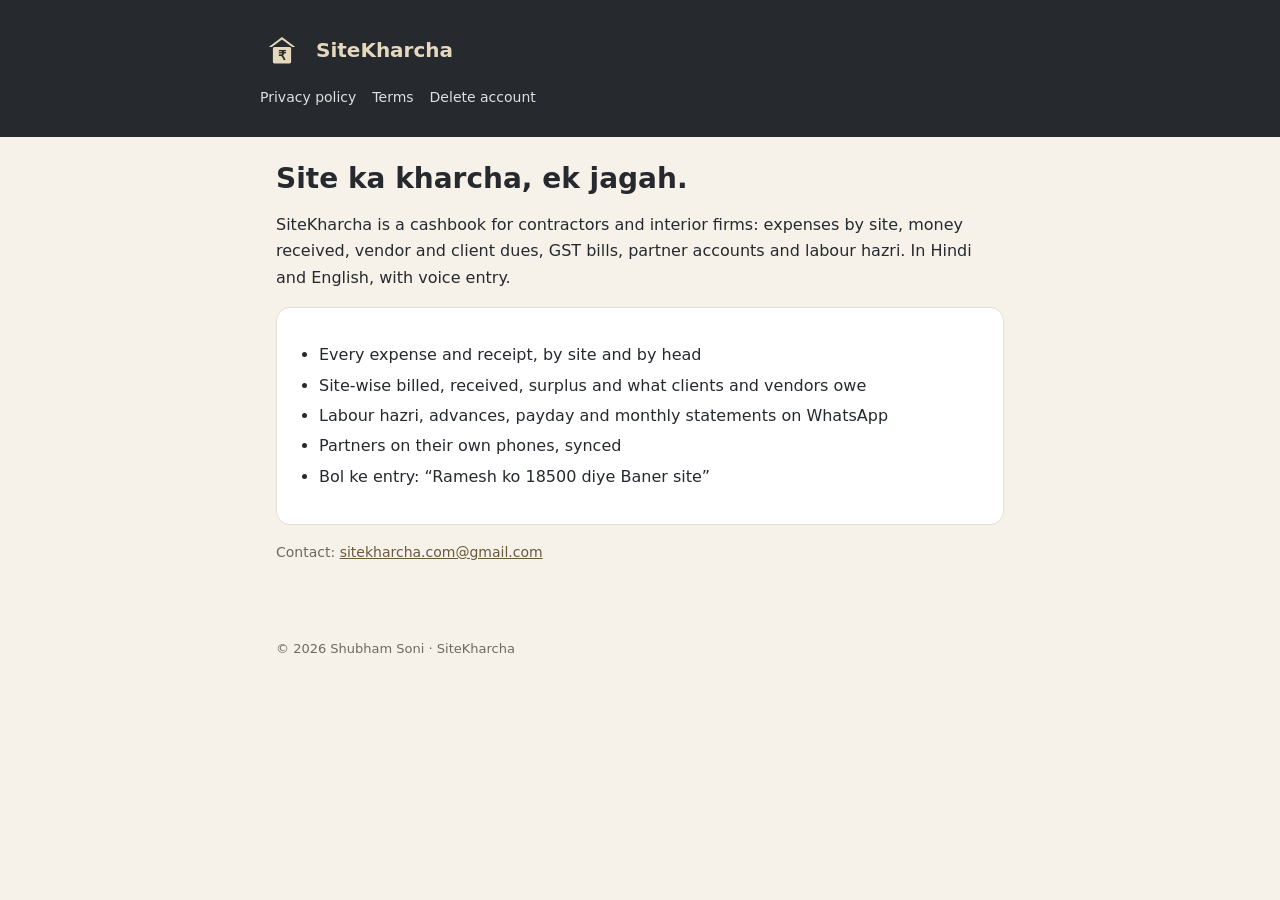
<file: index.html>
<!doctype html>
<html lang="en"><head><meta charset="utf-8"><meta name="viewport" content="width=device-width,initial-scale=1">
<meta http-equiv="Content-Security-Policy" content="default-src 'self'; img-src 'self' data:; style-src 'self'; script-src 'none'; base-uri 'none'; form-action 'none'">
<meta name="referrer" content="no-referrer">
<title>SiteKharcha</title><meta name="description" content="Site and office expenses, profit and labour hazri for contractors. Hindi and English, voice entry."><link rel="icon" href="icon.svg"><link rel="stylesheet" href="style.css"></head>
<body>
<header><div class="w"><a href="index.html"><img src="icon.svg" alt="">SiteKharcha</a>
<nav><a href="privacy.html">Privacy policy</a><a href="terms.html">Terms</a><a href="delete-account.html">Delete account</a></nav></div></header>
<main>
<h1>Site ka kharcha, ek jagah.</h1>
<p>SiteKharcha is a cashbook for contractors and interior firms: expenses by site, money received, vendor and client dues, GST bills, partner accounts and labour hazri. In Hindi and English, with voice entry.</p>
<div class="card">
<ul>
<li>Every expense and receipt, by site and by head</li>
<li>Site-wise billed, received, surplus and what clients and vendors owe</li>
<li>Labour hazri, advances, payday and monthly statements on WhatsApp</li>
<li>Partners on their own phones, synced</li>
<li>Bol ke entry: “Ramesh ko 18500 diye Baner site”</li>
</ul></div>
<p class="mute">Contact: <a href="mailto:sitekharcha.com@gmail.com">sitekharcha.com@gmail.com</a></p>
</main>
<footer>© 2026 Shubham Soni · SiteKharcha</footer>
</body></html>
</file>
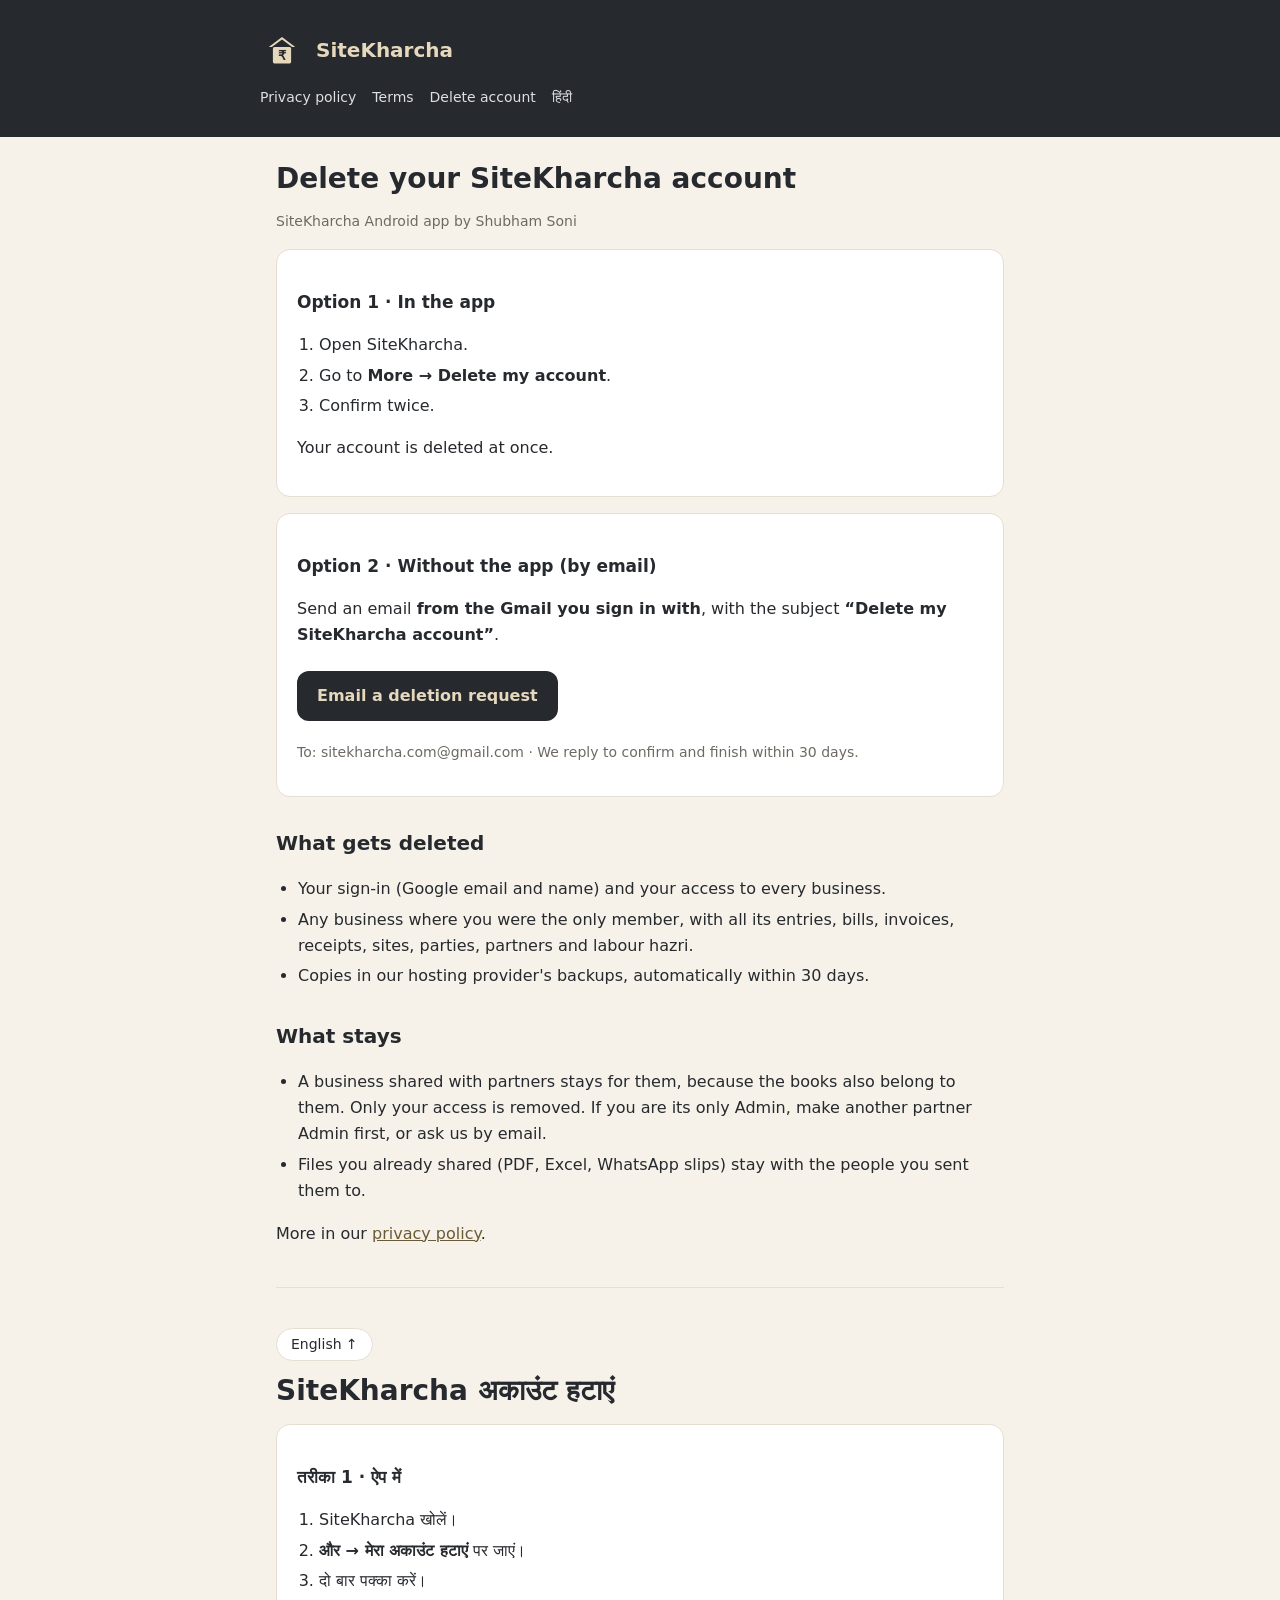
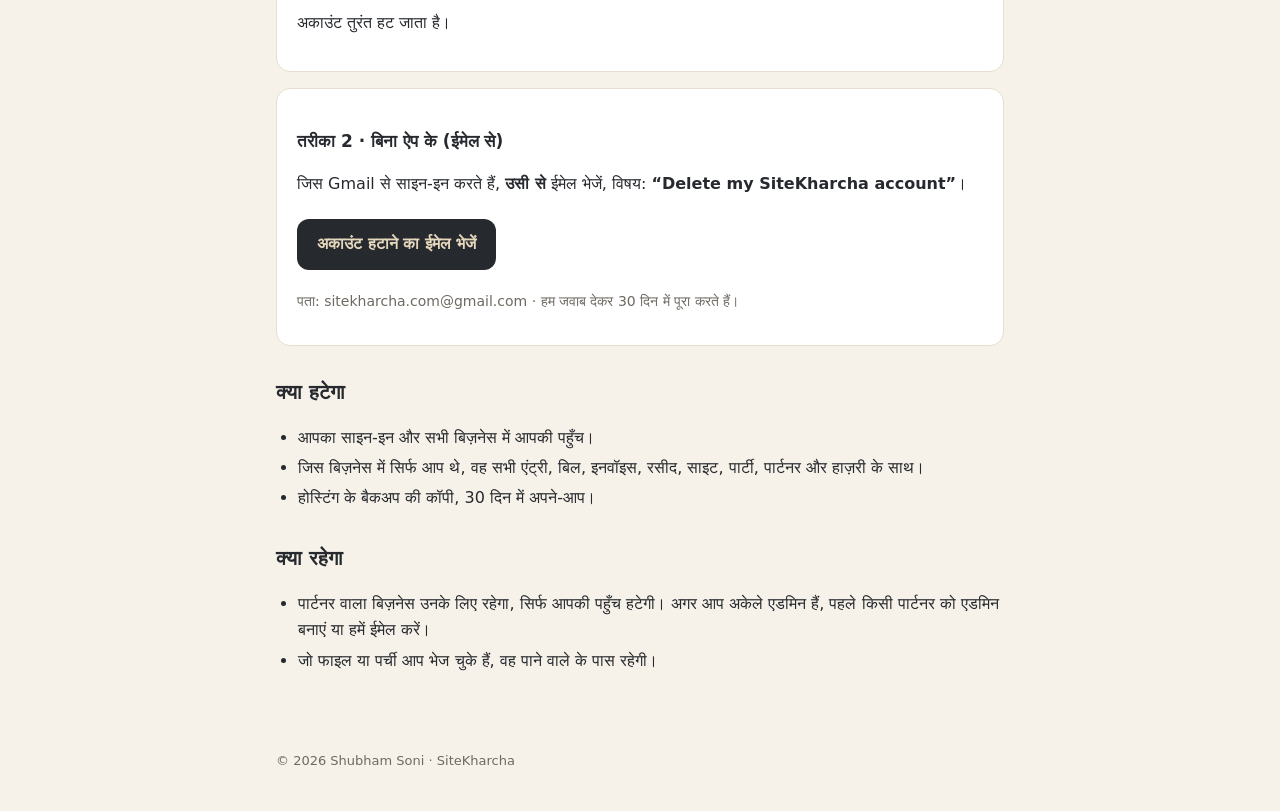
<file: delete-account.html>
<!doctype html>
<html lang="en"><head><meta charset="utf-8"><meta name="viewport" content="width=device-width,initial-scale=1">
<meta http-equiv="Content-Security-Policy" content="default-src 'self'; img-src 'self' data:; style-src 'self'; script-src 'none'; base-uri 'none'; form-action 'none'">
<meta name="referrer" content="no-referrer">
<title>Delete your SiteKharcha account</title><link rel="icon" href="icon.svg"><link rel="stylesheet" href="style.css"></head>
<body>
<header><div class="w"><a href="index.html"><img src="icon.svg" alt="">SiteKharcha</a>
<nav><a href="privacy.html">Privacy policy</a><a href="terms.html">Terms</a><a href="delete-account.html">Delete account</a><a href="#hindi">हिंदी</a></nav></div></header>
<main>
<h1>Delete your SiteKharcha account</h1>
<p class="mute">SiteKharcha Android app by Shubham Soni</p>

<div class="card">
<h3>Option 1 · In the app</h3>
<ol><li>Open SiteKharcha.</li><li>Go to <b>More → Delete my account</b>.</li><li>Confirm twice.</li></ol>
<p>Your account is deleted at once.</p>
</div>

<div class="card">
<h3>Option 2 · Without the app (by email)</h3>
<p>Send an email <b>from the Gmail you sign in with</b>, with the subject <b>“Delete my SiteKharcha account”</b>.</p>
<a class="btn" href="mailto:sitekharcha.com@gmail.com?subject=Delete%20my%20SiteKharcha%20account&body=Please%20delete%20my%20SiteKharcha%20account%20and%20data.">Email a deletion request</a>
<p class="mute">To: sitekharcha.com@gmail.com · We reply to confirm and finish within 30 days.</p>
</div>

<h2>What gets deleted</h2>
<ul>
<li>Your sign-in (Google email and name) and your access to every business.</li>
<li>Any business where you were the only member, with all its entries, bills, invoices, receipts, sites, parties, partners and labour hazri.</li>
<li>Copies in our hosting provider's backups, automatically within 30 days.</li>
</ul>
<h2>What stays</h2>
<ul>
<li>A business shared with partners stays for them, because the books also belong to them. Only your access is removed. If you are its only Admin, make another partner Admin first, or ask us by email.</li>
<li>Files you already shared (PDF, Excel, WhatsApp slips) stay with the people you sent them to.</li>
</ul>
<p>More in our <a href="privacy.html#deletion">privacy policy</a>.</p>

<hr id="hindi">
<a class="lang" href="#">English ↑</a>
<h1>SiteKharcha अकाउंट हटाएं</h1>
<div class="card"><h3>तरीका 1 · ऐप में</h3><ol><li>SiteKharcha खोलें।</li><li><b>और → मेरा अकाउंट हटाएं</b> पर जाएं।</li><li>दो बार पक्का करें।</li></ol><p>अकाउंट तुरंत हट जाता है।</p></div>
<div class="card"><h3>तरीका 2 · बिना ऐप के (ईमेल से)</h3><p>जिस Gmail से साइन-इन करते हैं, <b>उसी से</b> ईमेल भेजें, विषय: <b>“Delete my SiteKharcha account”</b>।</p>
<a class="btn" href="mailto:sitekharcha.com@gmail.com?subject=Delete%20my%20SiteKharcha%20account&body=Please%20delete%20my%20SiteKharcha%20account%20and%20data.">अकाउंट हटाने का ईमेल भेजें</a>
<p class="mute">पता: sitekharcha.com@gmail.com · हम जवाब देकर 30 दिन में पूरा करते हैं।</p></div>
<h2>क्या हटेगा</h2><ul><li>आपका साइन-इन और सभी बिज़नेस में आपकी पहुँच।</li><li>जिस बिज़नेस में सिर्फ आप थे, वह सभी एंट्री, बिल, इनवॉइस, रसीद, साइट, पार्टी, पार्टनर और हाज़री के साथ।</li><li>होस्टिंग के बैकअप की कॉपी, 30 दिन में अपने-आप।</li></ul>
<h2>क्या रहेगा</h2><ul><li>पार्टनर वाला बिज़नेस उनके लिए रहेगा, सिर्फ आपकी पहुँच हटेगी। अगर आप अकेले एडमिन हैं, पहले किसी पार्टनर को एडमिन बनाएं या हमें ईमेल करें।</li><li>जो फाइल या पर्ची आप भेज चुके हैं, वह पाने वाले के पास रहेगी।</li></ul>
</main>
<footer>© 2026 Shubham Soni · SiteKharcha</footer>
</body></html>
</file>
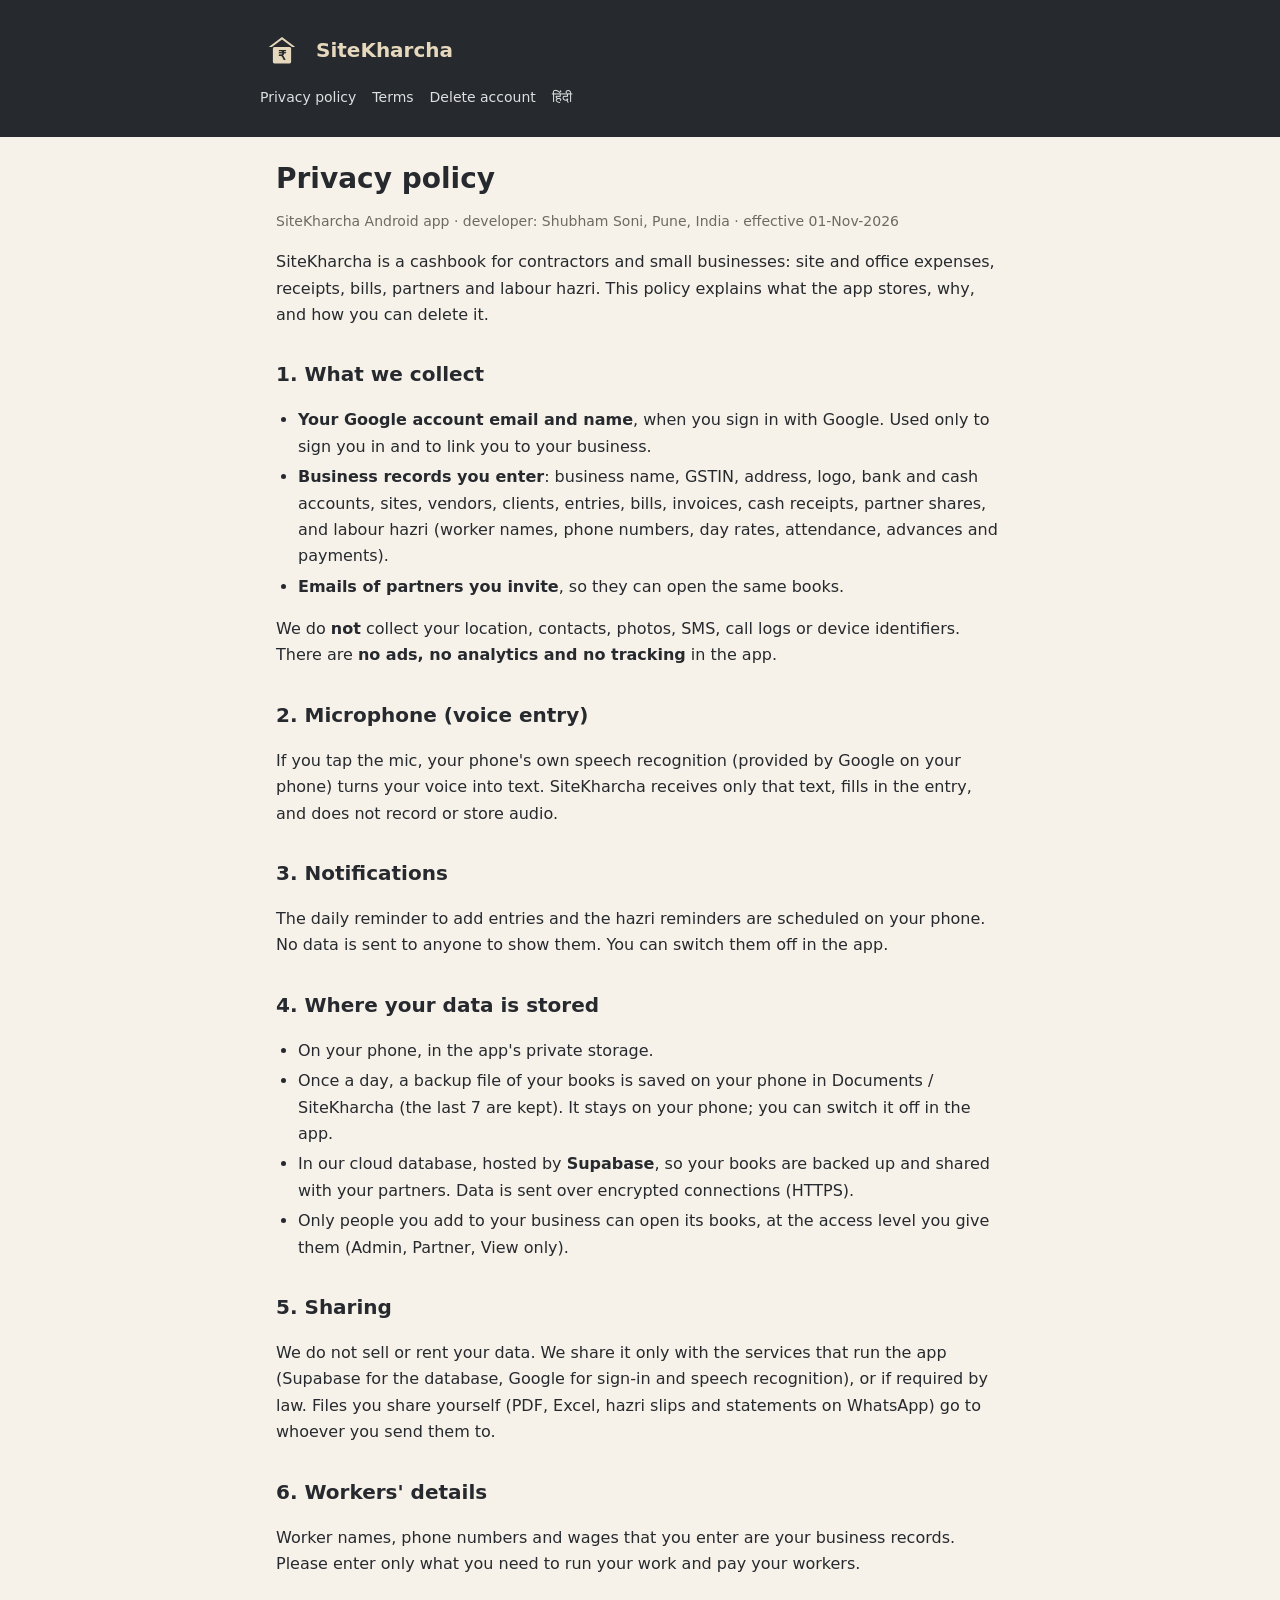
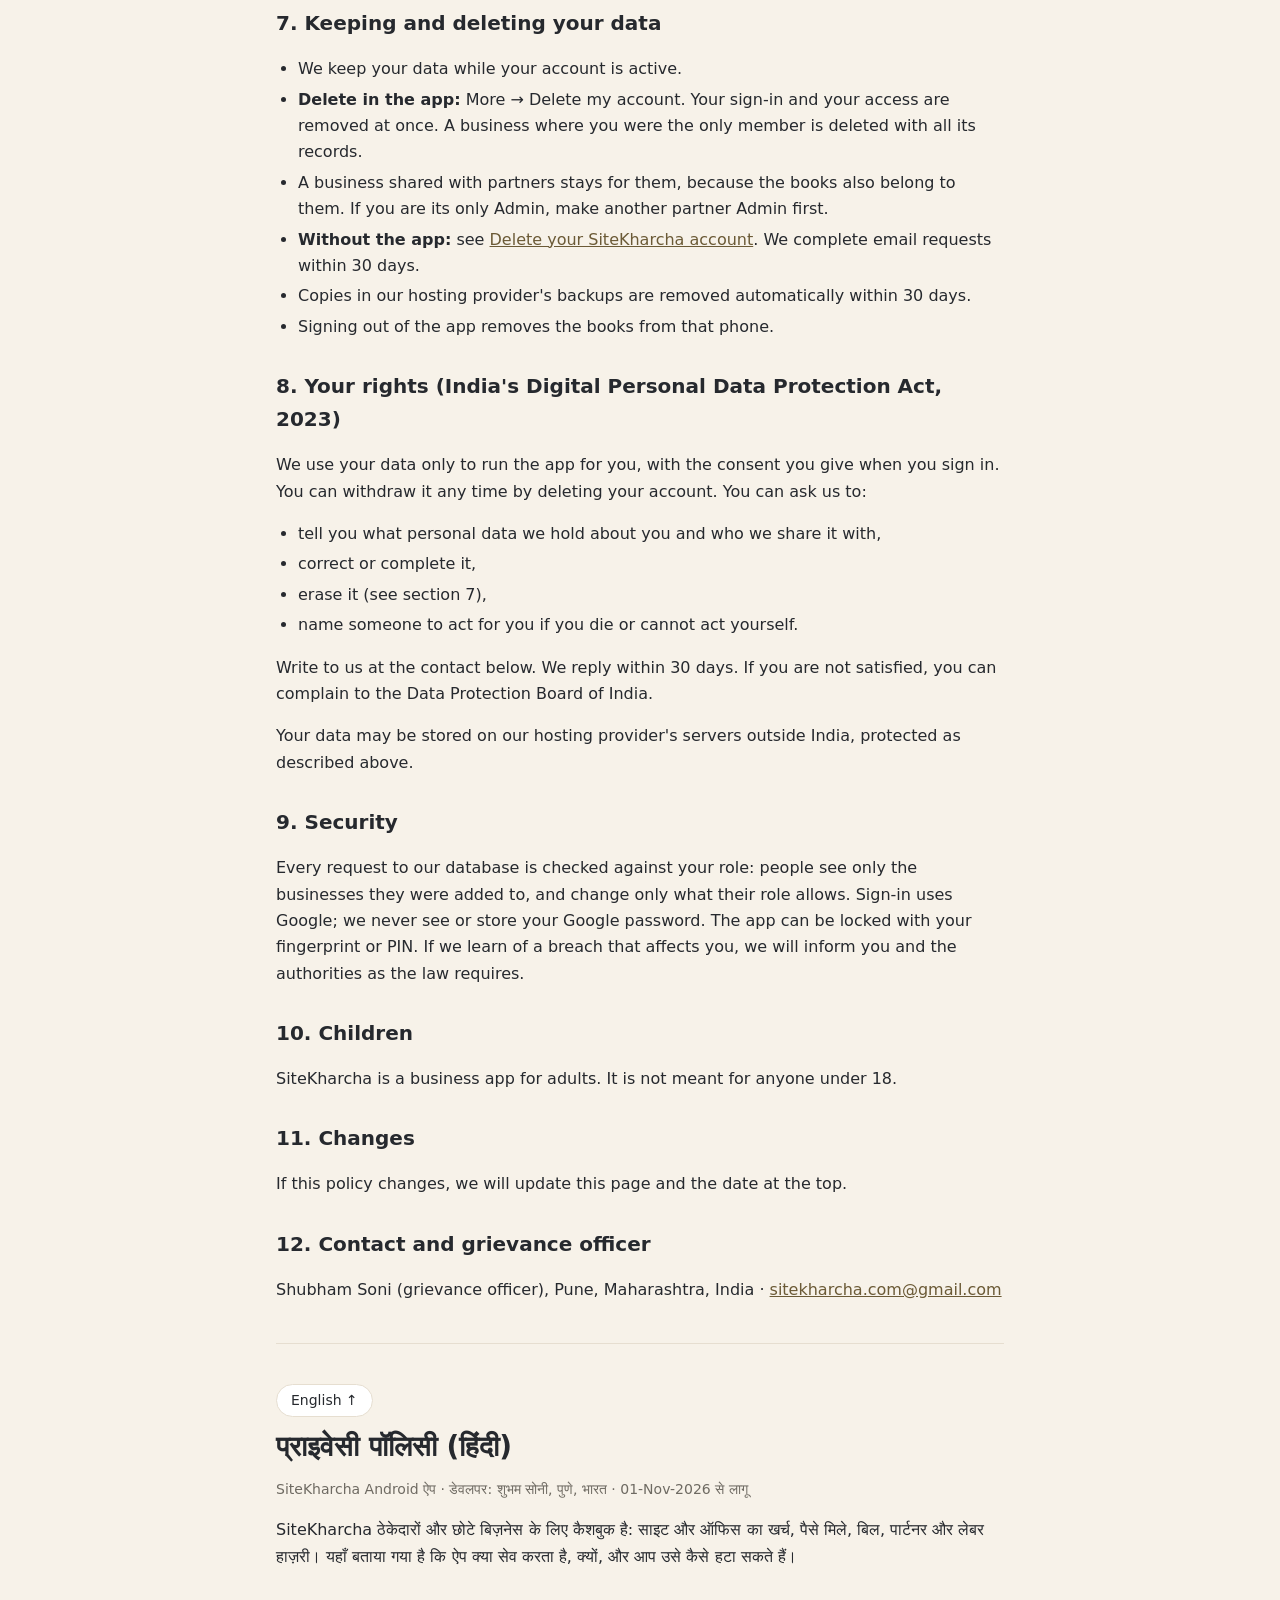
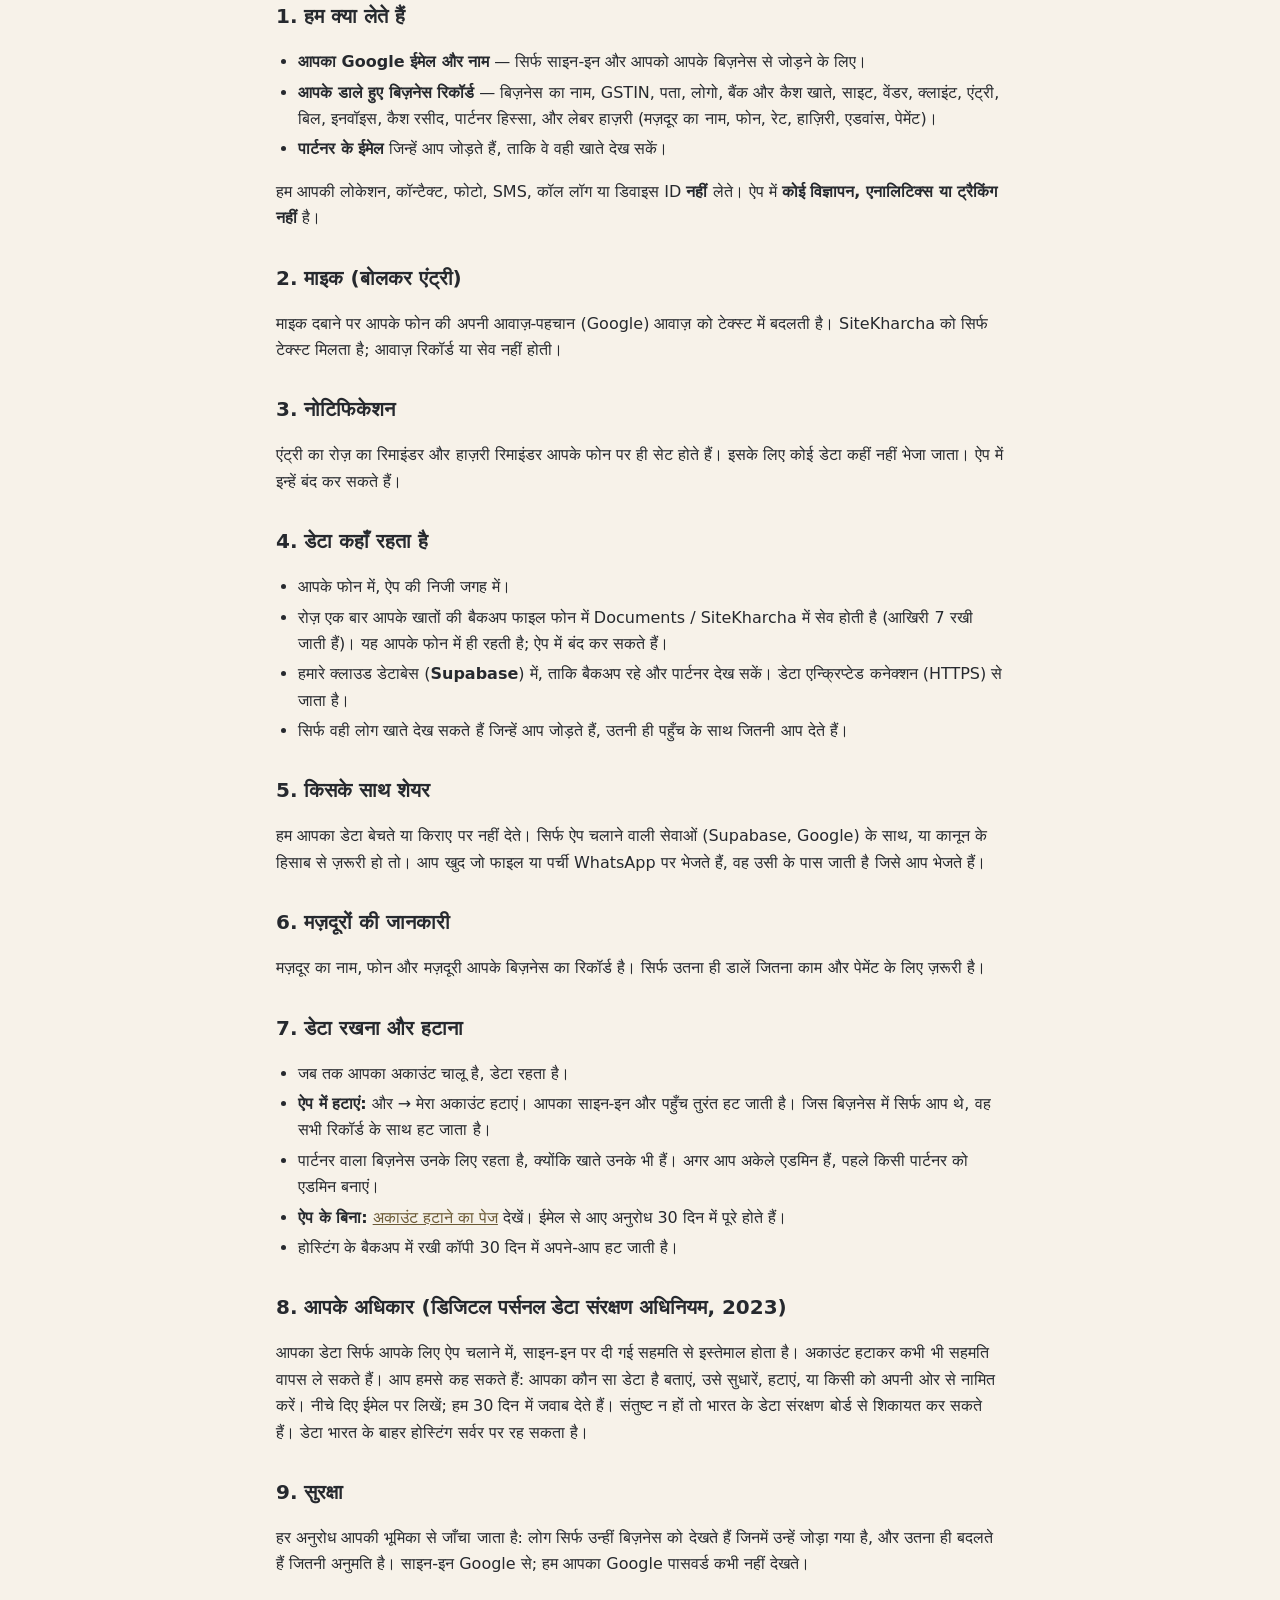
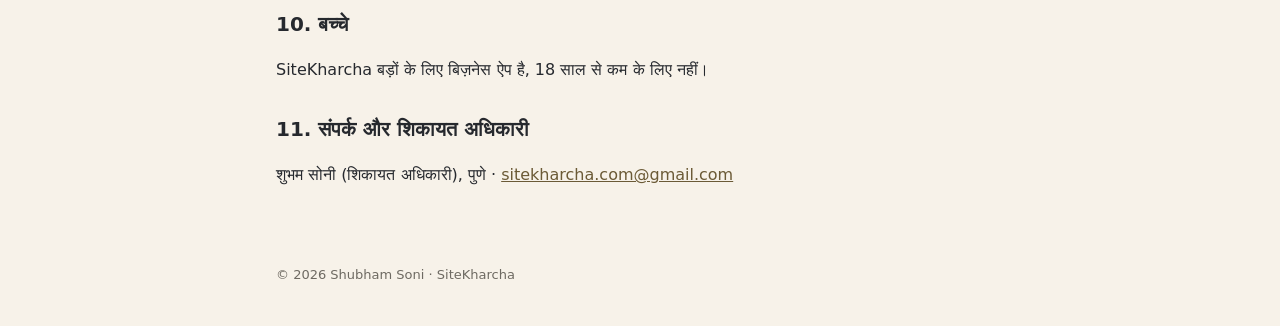
<file: privacy.html>
<!doctype html>
<html lang="en"><head><meta charset="utf-8"><meta name="viewport" content="width=device-width,initial-scale=1">
<meta http-equiv="Content-Security-Policy" content="default-src 'self'; img-src 'self' data:; style-src 'self'; script-src 'none'; base-uri 'none'; form-action 'none'">
<meta name="referrer" content="no-referrer">
<title>SiteKharcha privacy policy</title><link rel="icon" href="icon.svg"><link rel="stylesheet" href="style.css"></head>
<body>
<header><div class="w"><a href="index.html"><img src="icon.svg" alt="">SiteKharcha</a>
<nav><a href="privacy.html">Privacy policy</a><a href="terms.html">Terms</a><a href="delete-account.html">Delete account</a><a href="#hindi">हिंदी</a></nav></div></header>
<main>
<h1>Privacy policy</h1>
<p class="mute">SiteKharcha Android app · developer: Shubham Soni, Pune, India · effective 01-Nov-2026</p>

<p>SiteKharcha is a cashbook for contractors and small businesses: site and office expenses, receipts, bills, partners and labour hazri. This policy explains what the app stores, why, and how you can delete it.</p>

<h2>1. What we collect</h2>
<ul>
<li><b>Your Google account email and name</b>, when you sign in with Google. Used only to sign you in and to link you to your business.</li>
<li><b>Business records you enter</b>: business name, GSTIN, address, logo, bank and cash accounts, sites, vendors, clients, entries, bills, invoices, cash receipts, partner shares, and labour hazri (worker names, phone numbers, day rates, attendance, advances and payments).</li>
<li><b>Emails of partners you invite</b>, so they can open the same books.</li>
</ul>
<p>We do <b>not</b> collect your location, contacts, photos, SMS, call logs or device identifiers. There are <b>no ads, no analytics and no tracking</b> in the app.</p>

<h2>2. Microphone (voice entry)</h2>
<p>If you tap the mic, your phone's own speech recognition (provided by Google on your phone) turns your voice into text. SiteKharcha receives only that text, fills in the entry, and does not record or store audio.</p>

<h2>3. Notifications</h2>
<p>The daily reminder to add entries and the hazri reminders are scheduled on your phone. No data is sent to anyone to show them. You can switch them off in the app.</p>

<h2>4. Where your data is stored</h2>
<ul>
<li>On your phone, in the app's private storage.</li>
<li>Once a day, a backup file of your books is saved on your phone in Documents / SiteKharcha (the last 7 are kept). It stays on your phone; you can switch it off in the app.</li>
<li>In our cloud database, hosted by <b>Supabase</b>, so your books are backed up and shared with your partners. Data is sent over encrypted connections (HTTPS).</li>
<li>Only people you add to your business can open its books, at the access level you give them (Admin, Partner, View only).</li>
</ul>

<h2>5. Sharing</h2>
<p>We do not sell or rent your data. We share it only with the services that run the app (Supabase for the database, Google for sign-in and speech recognition), or if required by law. Files you share yourself (PDF, Excel, hazri slips and statements on WhatsApp) go to whoever you send them to.</p>

<h2>6. Workers' details</h2>
<p>Worker names, phone numbers and wages that you enter are your business records. Please enter only what you need to run your work and pay your workers.</p>

<h2 id="deletion">7. Keeping and deleting your data</h2>
<ul>
<li>We keep your data while your account is active.</li>
<li><b>Delete in the app:</b> More → Delete my account. Your sign-in and your access are removed at once. A business where you were the only member is deleted with all its records.</li>
<li>A business shared with partners stays for them, because the books also belong to them. If you are its only Admin, make another partner Admin first.</li>
<li><b>Without the app:</b> see <a href="delete-account.html">Delete your SiteKharcha account</a>. We complete email requests within 30 days.</li>
<li>Copies in our hosting provider's backups are removed automatically within 30 days.</li>
<li>Signing out of the app removes the books from that phone.</li>
</ul>

<h2>8. Your rights (India's Digital Personal Data Protection Act, 2023)</h2>
<p>We use your data only to run the app for you, with the consent you give when you sign in. You can withdraw it any time by deleting your account. You can ask us to:</p>
<ul><li>tell you what personal data we hold about you and who we share it with,</li><li>correct or complete it,</li><li>erase it (see section 7),</li><li>name someone to act for you if you die or cannot act yourself.</li></ul>
<p>Write to us at the contact below. We reply within 30 days. If you are not satisfied, you can complain to the Data Protection Board of India.</p>
<p>Your data may be stored on our hosting provider's servers outside India, protected as described above.</p>

<h2>9. Security</h2>
<p>Every request to our database is checked against your role: people see only the businesses they were added to, and change only what their role allows. Sign-in uses Google; we never see or store your Google password. The app can be locked with your fingerprint or PIN. If we learn of a breach that affects you, we will inform you and the authorities as the law requires.</p>

<h2>10. Children</h2>
<p>SiteKharcha is a business app for adults. It is not meant for anyone under 18.</p>

<h2>11. Changes</h2>
<p>If this policy changes, we will update this page and the date at the top.</p>

<h2>12. Contact and grievance officer</h2>
<p>Shubham Soni (grievance officer), Pune, Maharashtra, India · <a href="mailto:sitekharcha.com@gmail.com">sitekharcha.com@gmail.com</a></p>

<hr id="hindi">
<a class="lang" href="#">English ↑</a>
<h1>प्राइवेसी पॉलिसी (हिंदी)</h1>
<p class="mute">SiteKharcha Android ऐप · डेवलपर: शुभम सोनी, पुणे, भारत · 01-Nov-2026 से लागू</p>
<p>SiteKharcha ठेकेदारों और छोटे बिज़नेस के लिए कैशबुक है: साइट और ऑफिस का खर्च, पैसे मिले, बिल, पार्टनर और लेबर हाज़री। यहाँ बताया गया है कि ऐप क्या सेव करता है, क्यों, और आप उसे कैसे हटा सकते हैं।</p>
<h2>1. हम क्या लेते हैं</h2>
<ul>
<li><b>आपका Google ईमेल और नाम</b> — सिर्फ साइन-इन और आपको आपके बिज़नेस से जोड़ने के लिए।</li>
<li><b>आपके डाले हुए बिज़नेस रिकॉर्ड</b> — बिज़नेस का नाम, GSTIN, पता, लोगो, बैंक और कैश खाते, साइट, वेंडर, क्लाइंट, एंट्री, बिल, इनवॉइस, कैश रसीद, पार्टनर हिस्सा, और लेबर हाज़री (मज़दूर का नाम, फोन, रेट, हाज़िरी, एडवांस, पेमेंट)।</li>
<li><b>पार्टनर के ईमेल</b> जिन्हें आप जोड़ते हैं, ताकि वे वही खाते देख सकें।</li>
</ul>
<p>हम आपकी लोकेशन, कॉन्टैक्ट, फोटो, SMS, कॉल लॉग या डिवाइस ID <b>नहीं</b> लेते। ऐप में <b>कोई विज्ञापन, एनालिटिक्स या ट्रैकिंग नहीं</b> है।</p>
<h2>2. माइक (बोलकर एंट्री)</h2>
<p>माइक दबाने पर आपके फोन की अपनी आवाज़-पहचान (Google) आवाज़ को टेक्स्ट में बदलती है। SiteKharcha को सिर्फ टेक्स्ट मिलता है; आवाज़ रिकॉर्ड या सेव नहीं होती।</p>
<h2>3. नोटिफिकेशन</h2>
<p>एंट्री का रोज़ का रिमाइंडर और हाज़री रिमाइंडर आपके फोन पर ही सेट होते हैं। इसके लिए कोई डेटा कहीं नहीं भेजा जाता। ऐप में इन्हें बंद कर सकते हैं।</p>
<h2>4. डेटा कहाँ रहता है</h2>
<ul><li>आपके फोन में, ऐप की निजी जगह में।</li><li>रोज़ एक बार आपके खातों की बैकअप फाइल फोन में Documents / SiteKharcha में सेव होती है (आखिरी 7 रखी जाती हैं)। यह आपके फोन में ही रहती है; ऐप में बंद कर सकते हैं।</li><li>हमारे क्लाउड डेटाबेस (<b>Supabase</b>) में, ताकि बैकअप रहे और पार्टनर देख सकें। डेटा एन्क्रिप्टेड कनेक्शन (HTTPS) से जाता है।</li><li>सिर्फ वही लोग खाते देख सकते हैं जिन्हें आप जोड़ते हैं, उतनी ही पहुँच के साथ जितनी आप देते हैं।</li></ul>
<h2>5. किसके साथ शेयर</h2>
<p>हम आपका डेटा बेचते या किराए पर नहीं देते। सिर्फ ऐप चलाने वाली सेवाओं (Supabase, Google) के साथ, या कानून के हिसाब से ज़रूरी हो तो। आप खुद जो फाइल या पर्ची WhatsApp पर भेजते हैं, वह उसी के पास जाती है जिसे आप भेजते हैं।</p>
<h2>6. मज़दूरों की जानकारी</h2>
<p>मज़दूर का नाम, फोन और मज़दूरी आपके बिज़नेस का रिकॉर्ड है। सिर्फ उतना ही डालें जितना काम और पेमेंट के लिए ज़रूरी है।</p>
<h2>7. डेटा रखना और हटाना</h2>
<ul>
<li>जब तक आपका अकाउंट चालू है, डेटा रहता है।</li>
<li><b>ऐप में हटाएं:</b> और → मेरा अकाउंट हटाएं। आपका साइन-इन और पहुँच तुरंत हट जाती है। जिस बिज़नेस में सिर्फ आप थे, वह सभी रिकॉर्ड के साथ हट जाता है।</li>
<li>पार्टनर वाला बिज़नेस उनके लिए रहता है, क्योंकि खाते उनके भी हैं। अगर आप अकेले एडमिन हैं, पहले किसी पार्टनर को एडमिन बनाएं।</li>
<li><b>ऐप के बिना:</b> <a href="delete-account.html">अकाउंट हटाने का पेज</a> देखें। ईमेल से आए अनुरोध 30 दिन में पूरे होते हैं।</li>
<li>होस्टिंग के बैकअप में रखी कॉपी 30 दिन में अपने-आप हट जाती है।</li>
</ul>
<h2>8. आपके अधिकार (डिजिटल पर्सनल डेटा संरक्षण अधिनियम, 2023)</h2>
<p>आपका डेटा सिर्फ आपके लिए ऐप चलाने में, साइन-इन पर दी गई सहमति से इस्तेमाल होता है। अकाउंट हटाकर कभी भी सहमति वापस ले सकते हैं। आप हमसे कह सकते हैं: आपका कौन सा डेटा है बताएं, उसे सुधारें, हटाएं, या किसी को अपनी ओर से नामित करें। नीचे दिए ईमेल पर लिखें; हम 30 दिन में जवाब देते हैं। संतुष्ट न हों तो भारत के डेटा संरक्षण बोर्ड से शिकायत कर सकते हैं। डेटा भारत के बाहर होस्टिंग सर्वर पर रह सकता है।</p>
<h2>9. सुरक्षा</h2><p>हर अनुरोध आपकी भूमिका से जाँचा जाता है: लोग सिर्फ उन्हीं बिज़नेस को देखते हैं जिनमें उन्हें जोड़ा गया है, और उतना ही बदलते हैं जितनी अनुमति है। साइन-इन Google से; हम आपका Google पासवर्ड कभी नहीं देखते।</p>
<h2>10. बच्चे</h2><p>SiteKharcha बड़ों के लिए बिज़नेस ऐप है, 18 साल से कम के लिए नहीं।</p>
<h2>11. संपर्क और शिकायत अधिकारी</h2><p>शुभम सोनी (शिकायत अधिकारी), पुणे · <a href="mailto:sitekharcha.com@gmail.com">sitekharcha.com@gmail.com</a></p>
</main>
<footer>© 2026 Shubham Soni · SiteKharcha</footer>
</body></html>
</file>
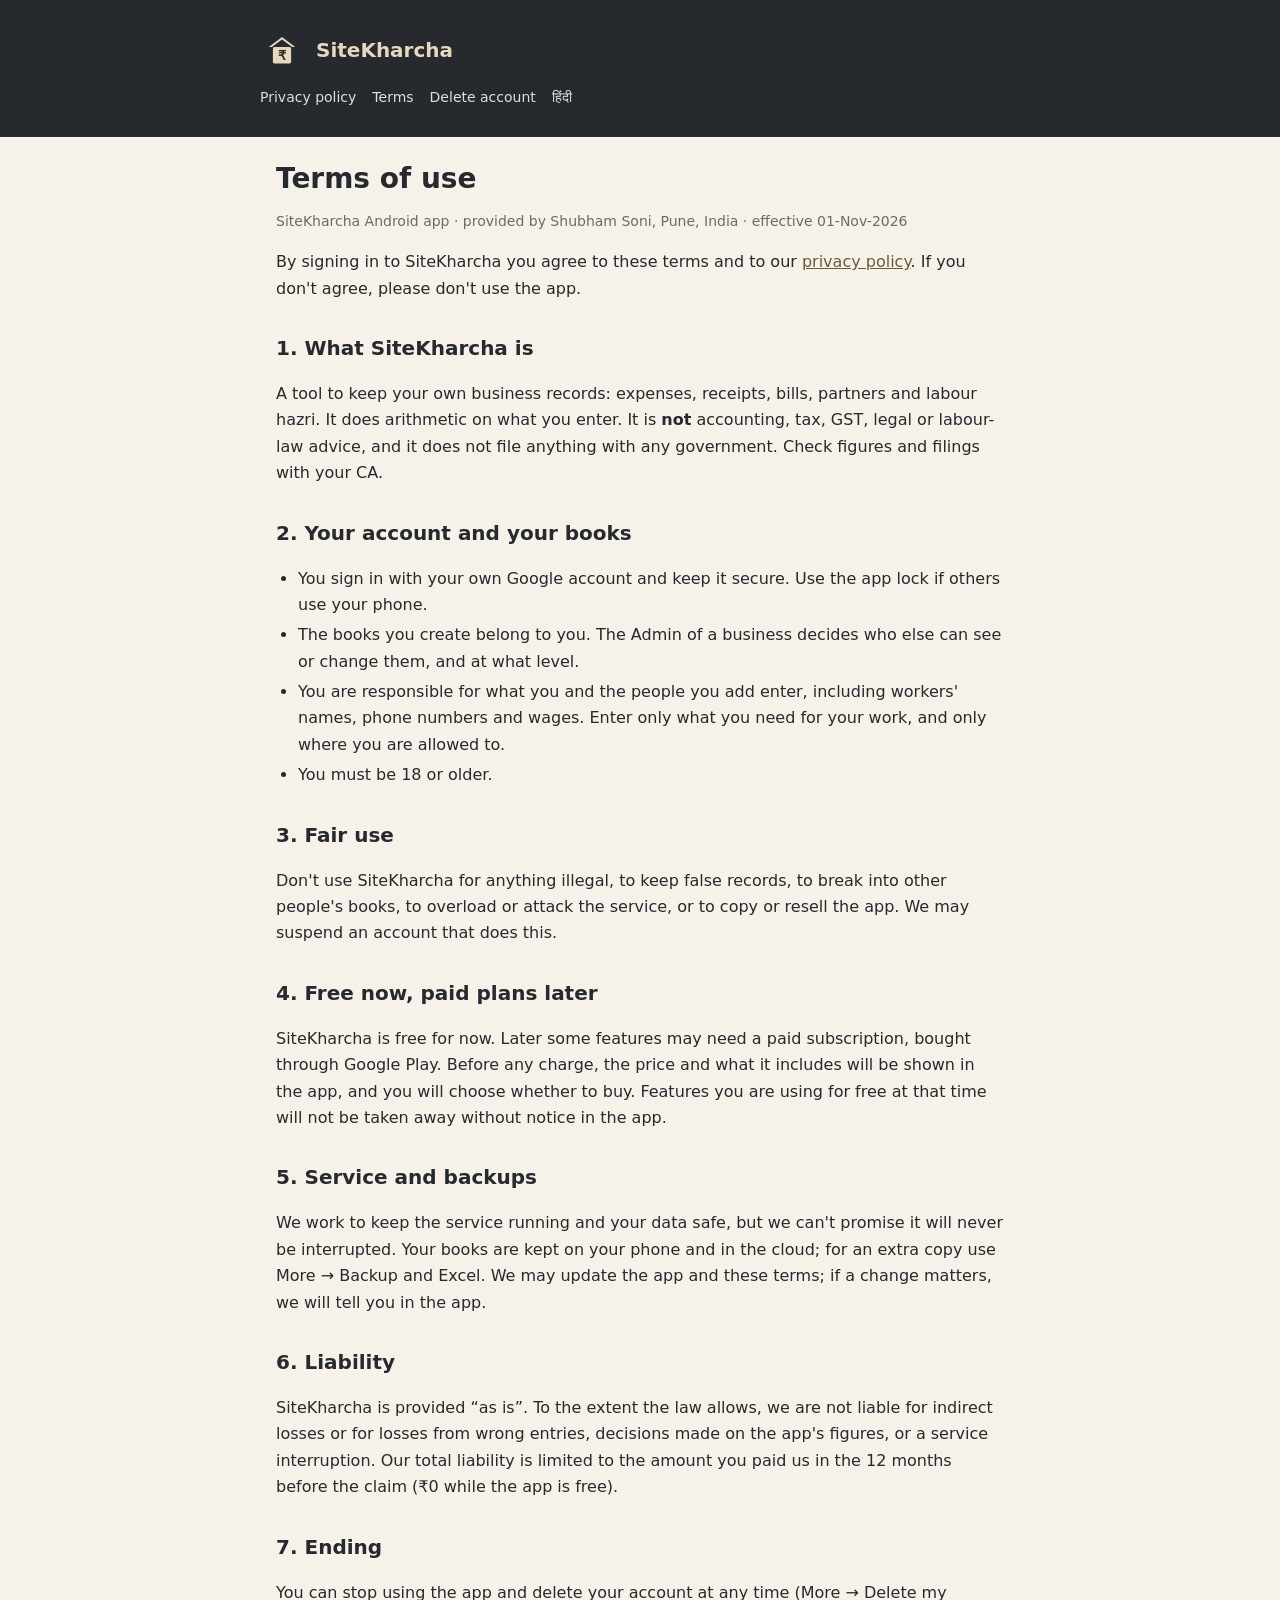
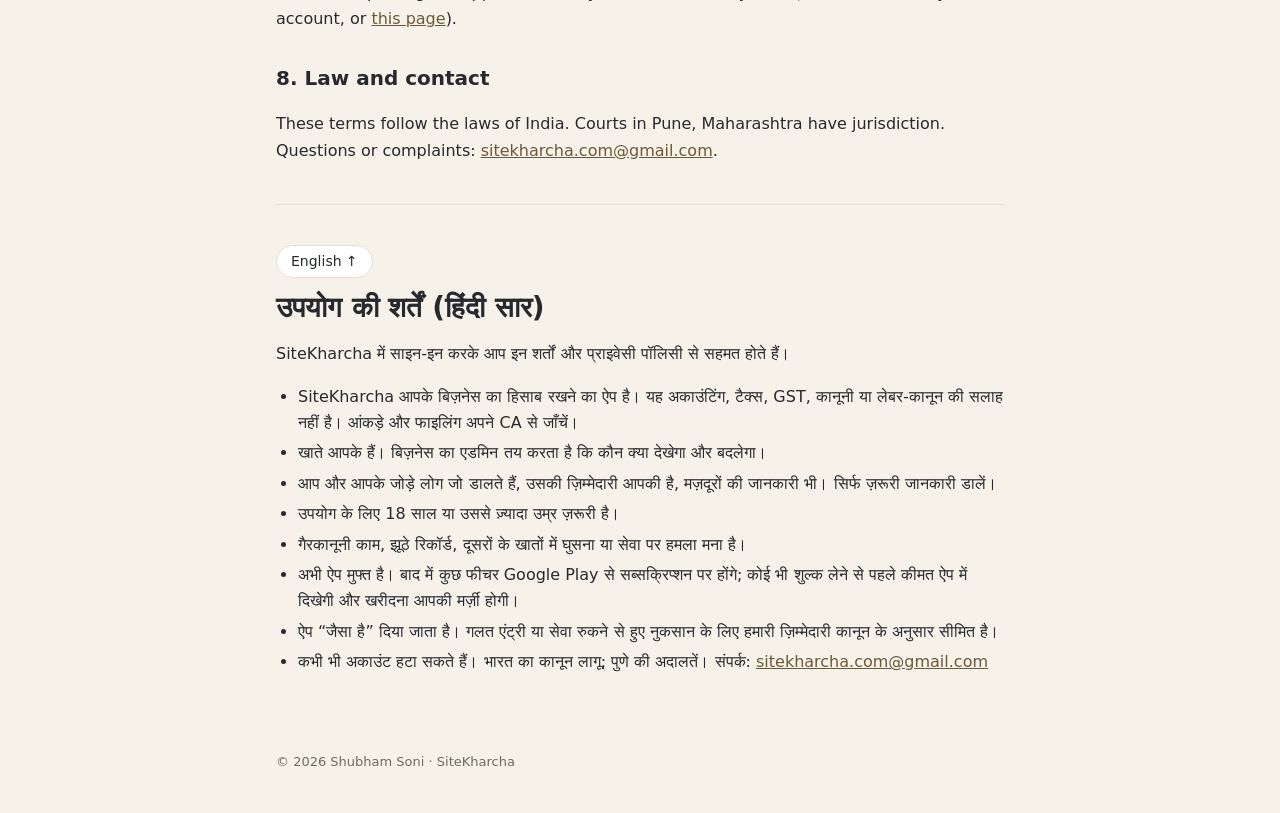
<file: terms.html>
<!doctype html>
<html lang="en"><head><meta charset="utf-8"><meta name="viewport" content="width=device-width,initial-scale=1">
<meta http-equiv="Content-Security-Policy" content="default-src 'self'; img-src 'self' data:; style-src 'self'; script-src 'none'; base-uri 'none'; form-action 'none'">
<meta name="referrer" content="no-referrer">
<title>SiteKharcha terms of use</title><link rel="icon" href="icon.svg"><link rel="stylesheet" href="style.css"></head>
<body>
<header><div class="w"><a href="index.html"><img src="icon.svg" alt="">SiteKharcha</a>
<nav><a href="privacy.html">Privacy policy</a><a href="terms.html">Terms</a><a href="delete-account.html">Delete account</a><a href="#hindi">हिंदी</a></nav></div></header>
<main>
<h1>Terms of use</h1>
<p class="mute">SiteKharcha Android app · provided by Shubham Soni, Pune, India · effective 01-Nov-2026</p>

<p>By signing in to SiteKharcha you agree to these terms and to our <a href="privacy.html">privacy policy</a>. If you don't agree, please don't use the app.</p>

<h2>1. What SiteKharcha is</h2>
<p>A tool to keep your own business records: expenses, receipts, bills, partners and labour hazri. It does arithmetic on what you enter. It is <b>not</b> accounting, tax, GST, legal or labour-law advice, and it does not file anything with any government. Check figures and filings with your CA.</p>

<h2>2. Your account and your books</h2>
<ul>
<li>You sign in with your own Google account and keep it secure. Use the app lock if others use your phone.</li>
<li>The books you create belong to you. The Admin of a business decides who else can see or change them, and at what level.</li>
<li>You are responsible for what you and the people you add enter, including workers' names, phone numbers and wages. Enter only what you need for your work, and only where you are allowed to.</li>
<li>You must be 18 or older.</li>
</ul>

<h2>3. Fair use</h2>
<p>Don't use SiteKharcha for anything illegal, to keep false records, to break into other people's books, to overload or attack the service, or to copy or resell the app. We may suspend an account that does this.</p>

<h2>4. Free now, paid plans later</h2>
<p>SiteKharcha is free for now. Later some features may need a paid subscription, bought through Google Play. Before any charge, the price and what it includes will be shown in the app, and you will choose whether to buy. Features you are using for free at that time will not be taken away without notice in the app.</p>

<h2>5. Service and backups</h2>
<p>We work to keep the service running and your data safe, but we can't promise it will never be interrupted. Your books are kept on your phone and in the cloud; for an extra copy use More → Backup and Excel. We may update the app and these terms; if a change matters, we will tell you in the app.</p>

<h2>6. Liability</h2>
<p>SiteKharcha is provided “as is”. To the extent the law allows, we are not liable for indirect losses or for losses from wrong entries, decisions made on the app's figures, or a service interruption. Our total liability is limited to the amount you paid us in the 12 months before the claim (₹0 while the app is free).</p>

<h2>7. Ending</h2>
<p>You can stop using the app and delete your account at any time (More → Delete my account, or <a href="delete-account.html">this page</a>).</p>

<h2>8. Law and contact</h2>
<p>These terms follow the laws of India. Courts in Pune, Maharashtra have jurisdiction. Questions or complaints: <a href="mailto:sitekharcha.com@gmail.com">sitekharcha.com@gmail.com</a>.</p>

<hr id="hindi">
<a class="lang" href="#">English ↑</a>
<h1>उपयोग की शर्तें (हिंदी सार)</h1>
<p>SiteKharcha में साइन-इन करके आप इन शर्तों और प्राइवेसी पॉलिसी से सहमत होते हैं।</p>
<ul>
<li>SiteKharcha आपके बिज़नेस का हिसाब रखने का ऐप है। यह अकाउंटिंग, टैक्स, GST, कानूनी या लेबर-कानून की सलाह नहीं है। आंकड़े और फाइलिंग अपने CA से जाँचें।</li>
<li>खाते आपके हैं। बिज़नेस का एडमिन तय करता है कि कौन क्या देखेगा और बदलेगा।</li>
<li>आप और आपके जोड़े लोग जो डालते हैं, उसकी ज़िम्मेदारी आपकी है, मज़दूरों की जानकारी भी। सिर्फ ज़रूरी जानकारी डालें।</li>
<li>उपयोग के लिए 18 साल या उससे ज़्यादा उम्र ज़रूरी है।</li>
<li>गैरकानूनी काम, झूठे रिकॉर्ड, दूसरों के खातों में घुसना या सेवा पर हमला मना है।</li>
<li>अभी ऐप मुफ्त है। बाद में कुछ फीचर Google Play से सब्सक्रिप्शन पर होंगे; कोई भी शुल्क लेने से पहले कीमत ऐप में दिखेगी और खरीदना आपकी मर्ज़ी होगी।</li>
<li>ऐप “जैसा है” दिया जाता है। गलत एंट्री या सेवा रुकने से हुए नुकसान के लिए हमारी ज़िम्मेदारी कानून के अनुसार सीमित है।</li>
<li>कभी भी अकाउंट हटा सकते हैं। भारत का कानून लागू; पुणे की अदालतें। संपर्क: <a href="mailto:sitekharcha.com@gmail.com">sitekharcha.com@gmail.com</a></li>
</ul>
</main>
<footer>© 2026 Shubham Soni · SiteKharcha</footer>
</body></html>
</file>
<file: style.css>
:root{--ink:#26292E;--beige:#E6D8BD;--bg:#F7F2E9;--line:#E6DED0;--mute:#6E6A62}
*{box-sizing:border-box}
body{margin:0;background:var(--bg);color:var(--ink);font:16px/1.65 system-ui,-apple-system,"Segoe UI",Roboto,"Noto Sans Devanagari",sans-serif}
header{background:var(--ink);color:var(--beige);padding:28px 16px}
header .w,main{max-width:760px;margin:0 auto}
header a{color:var(--beige);text-decoration:none;display:flex;align-items:center;gap:12px;font-size:20px;font-weight:600}
header img{width:44px;height:44px;border-radius:10px}
nav{margin-top:14px;display:flex;gap:16px;flex-wrap:wrap;font-size:14px}
nav a{font-size:14px;font-weight:500;color:#fff;opacity:.85}
main{padding:24px 16px 60px}
h1{font-size:28px;line-height:1.25;margin:0 0 6px}
h2{font-size:20px;margin:30px 0 8px}
h3{font-size:17px;margin:20px 0 6px}
.mute{color:var(--mute);font-size:14px}
.card{background:#fff;border:1px solid var(--line);border-radius:14px;padding:18px 20px;margin:16px 0}
.lang{display:inline-block;background:#fff;border:1px solid var(--line);border-radius:20px;padding:4px 14px;font-size:14px;color:var(--ink);text-decoration:none;margin-bottom:12px}
.btn{display:inline-block;background:var(--ink);color:var(--beige);text-decoration:none;font-weight:600;border-radius:12px;padding:12px 20px;margin:6px 0}
ul,ol{padding-left:22px}li{margin:4px 0}
a{color:#6B5A36}
hr{border:0;border-top:1px solid var(--line);margin:40px 0}
footer{max-width:760px;margin:0 auto;padding:0 16px 40px;color:var(--mute);font-size:13px}
</file>
